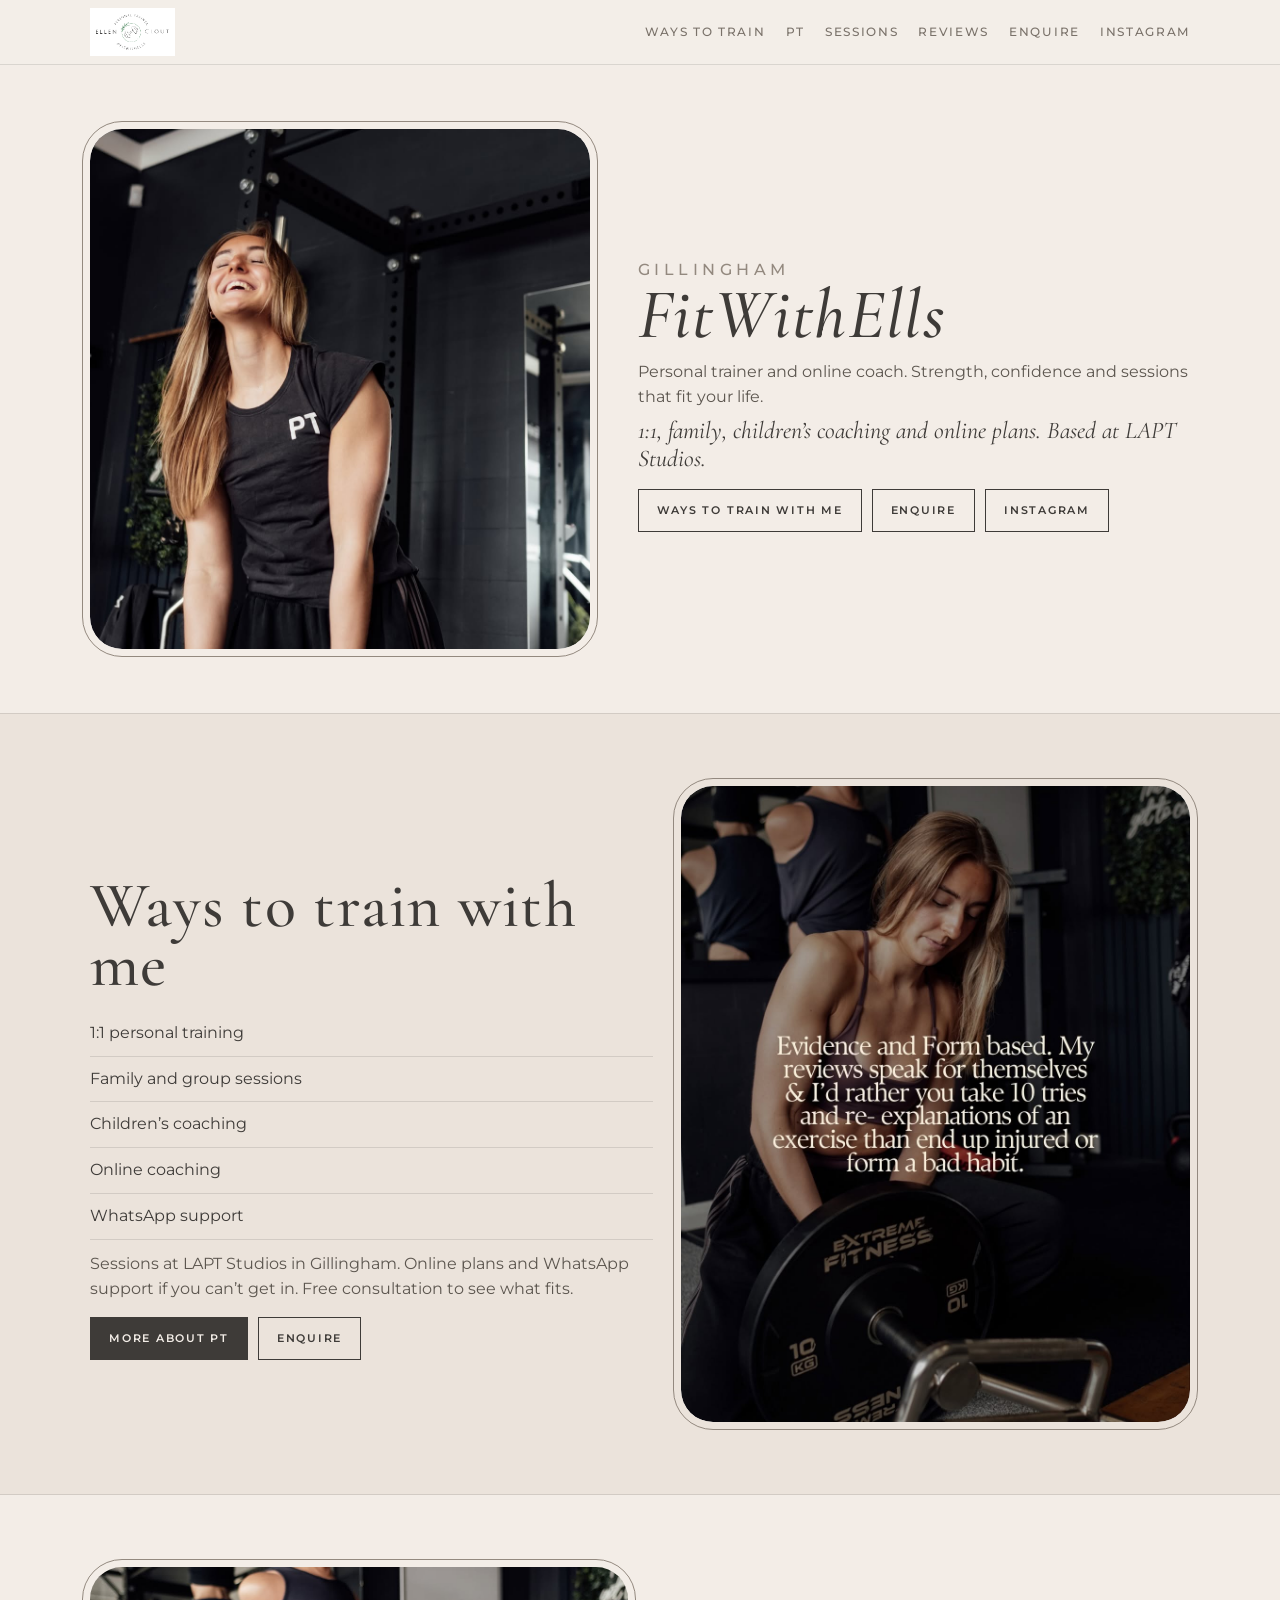
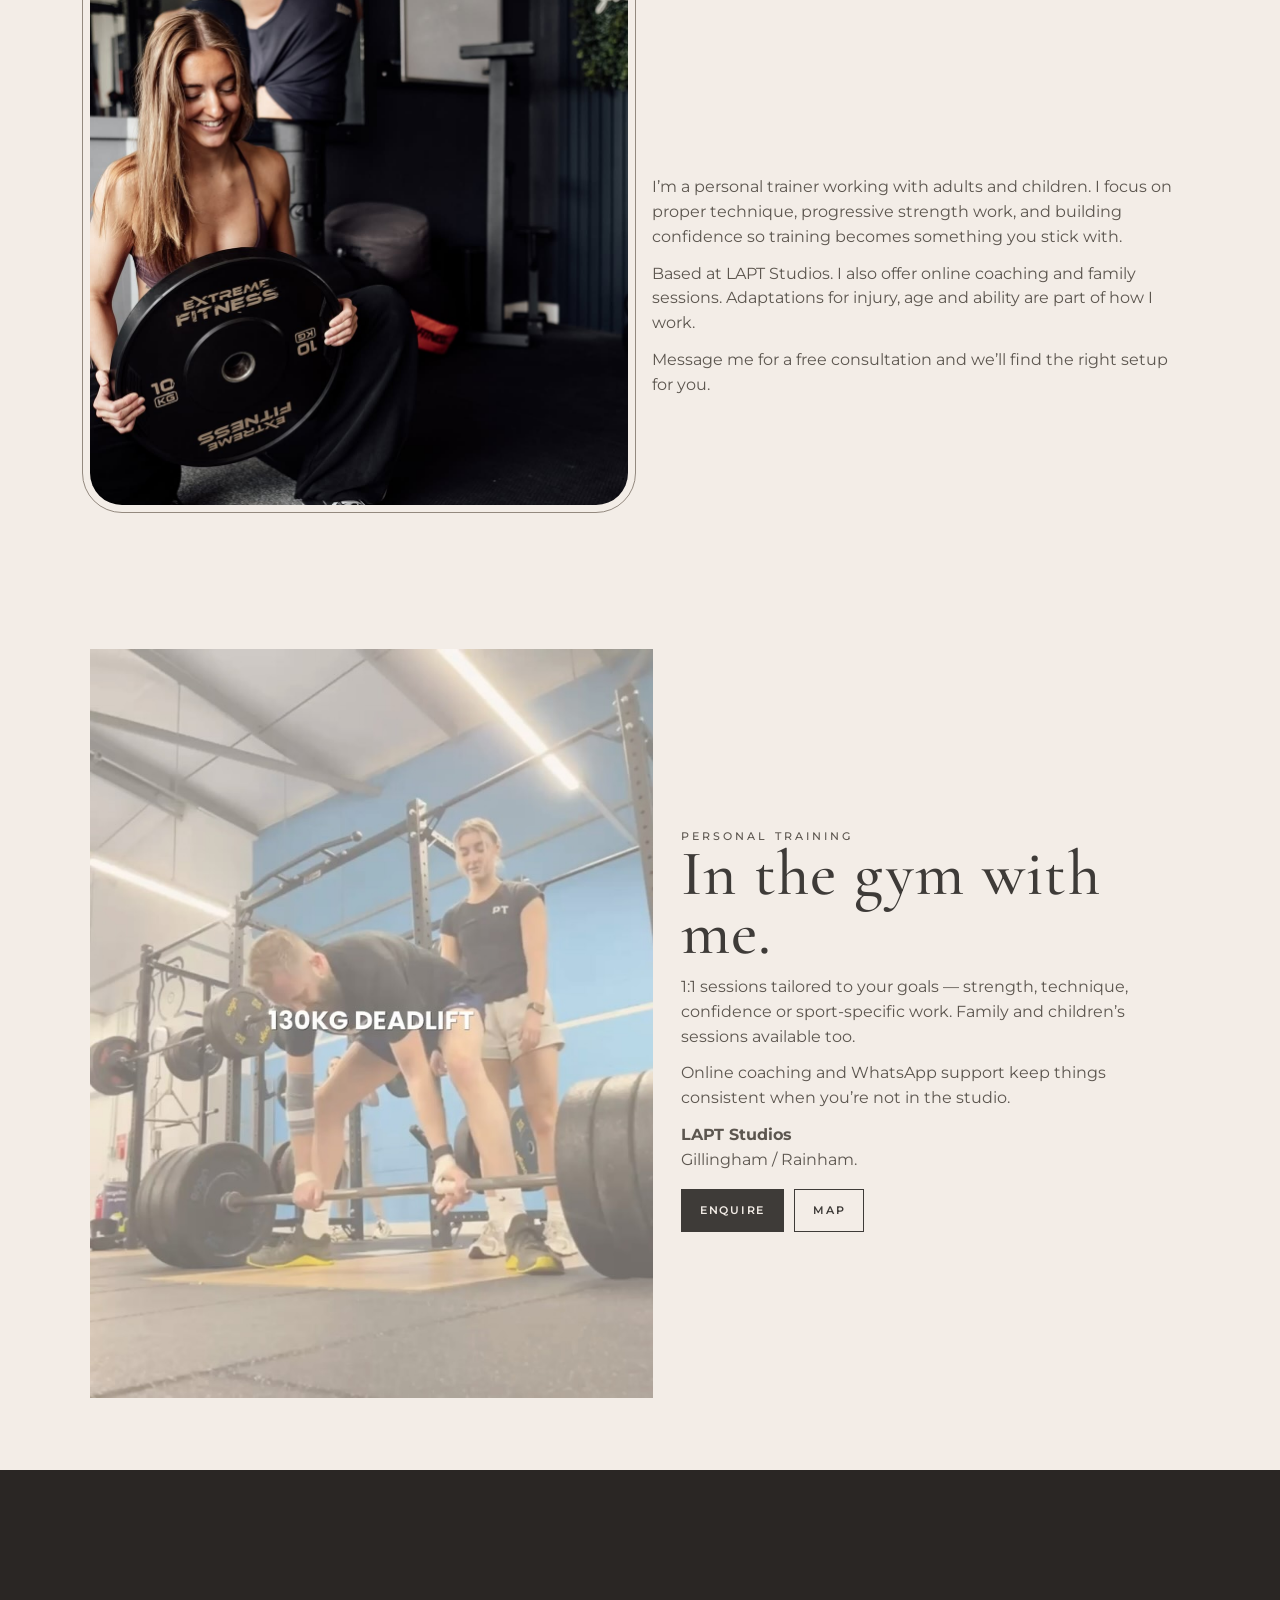
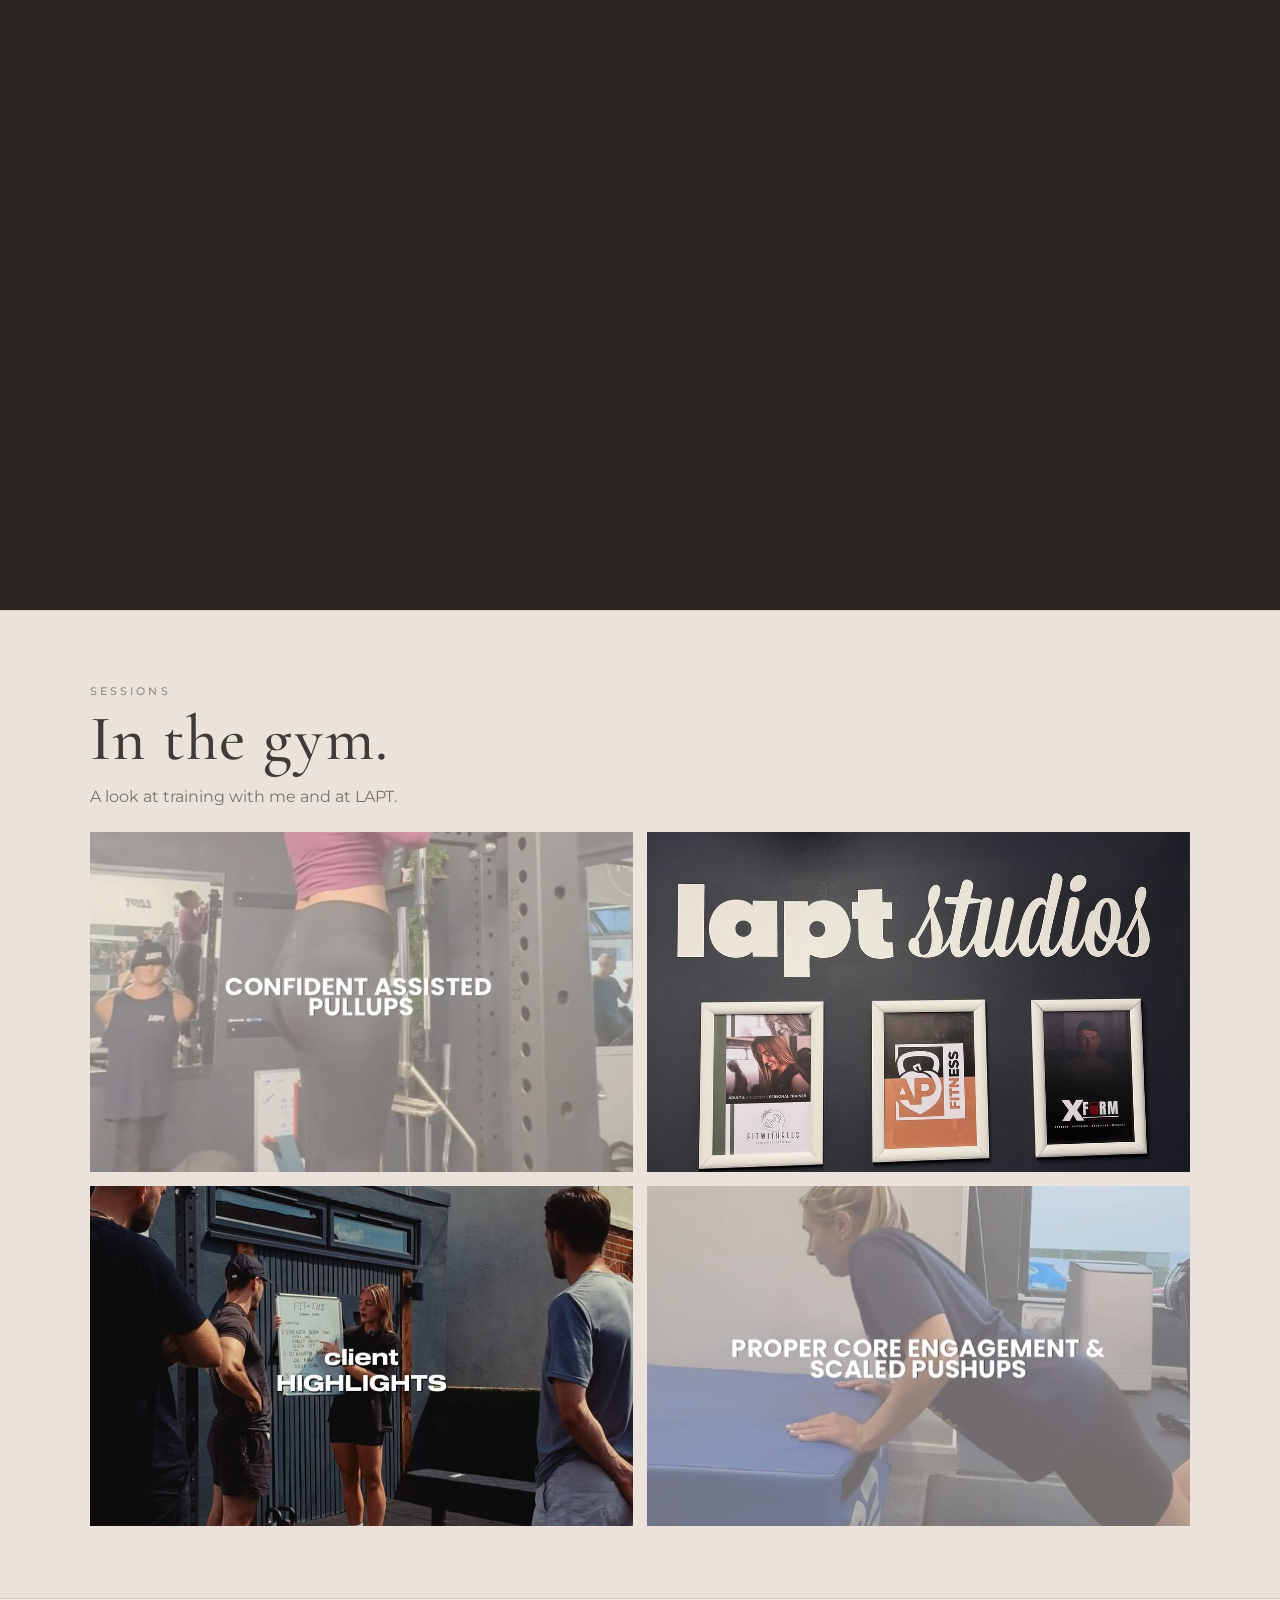
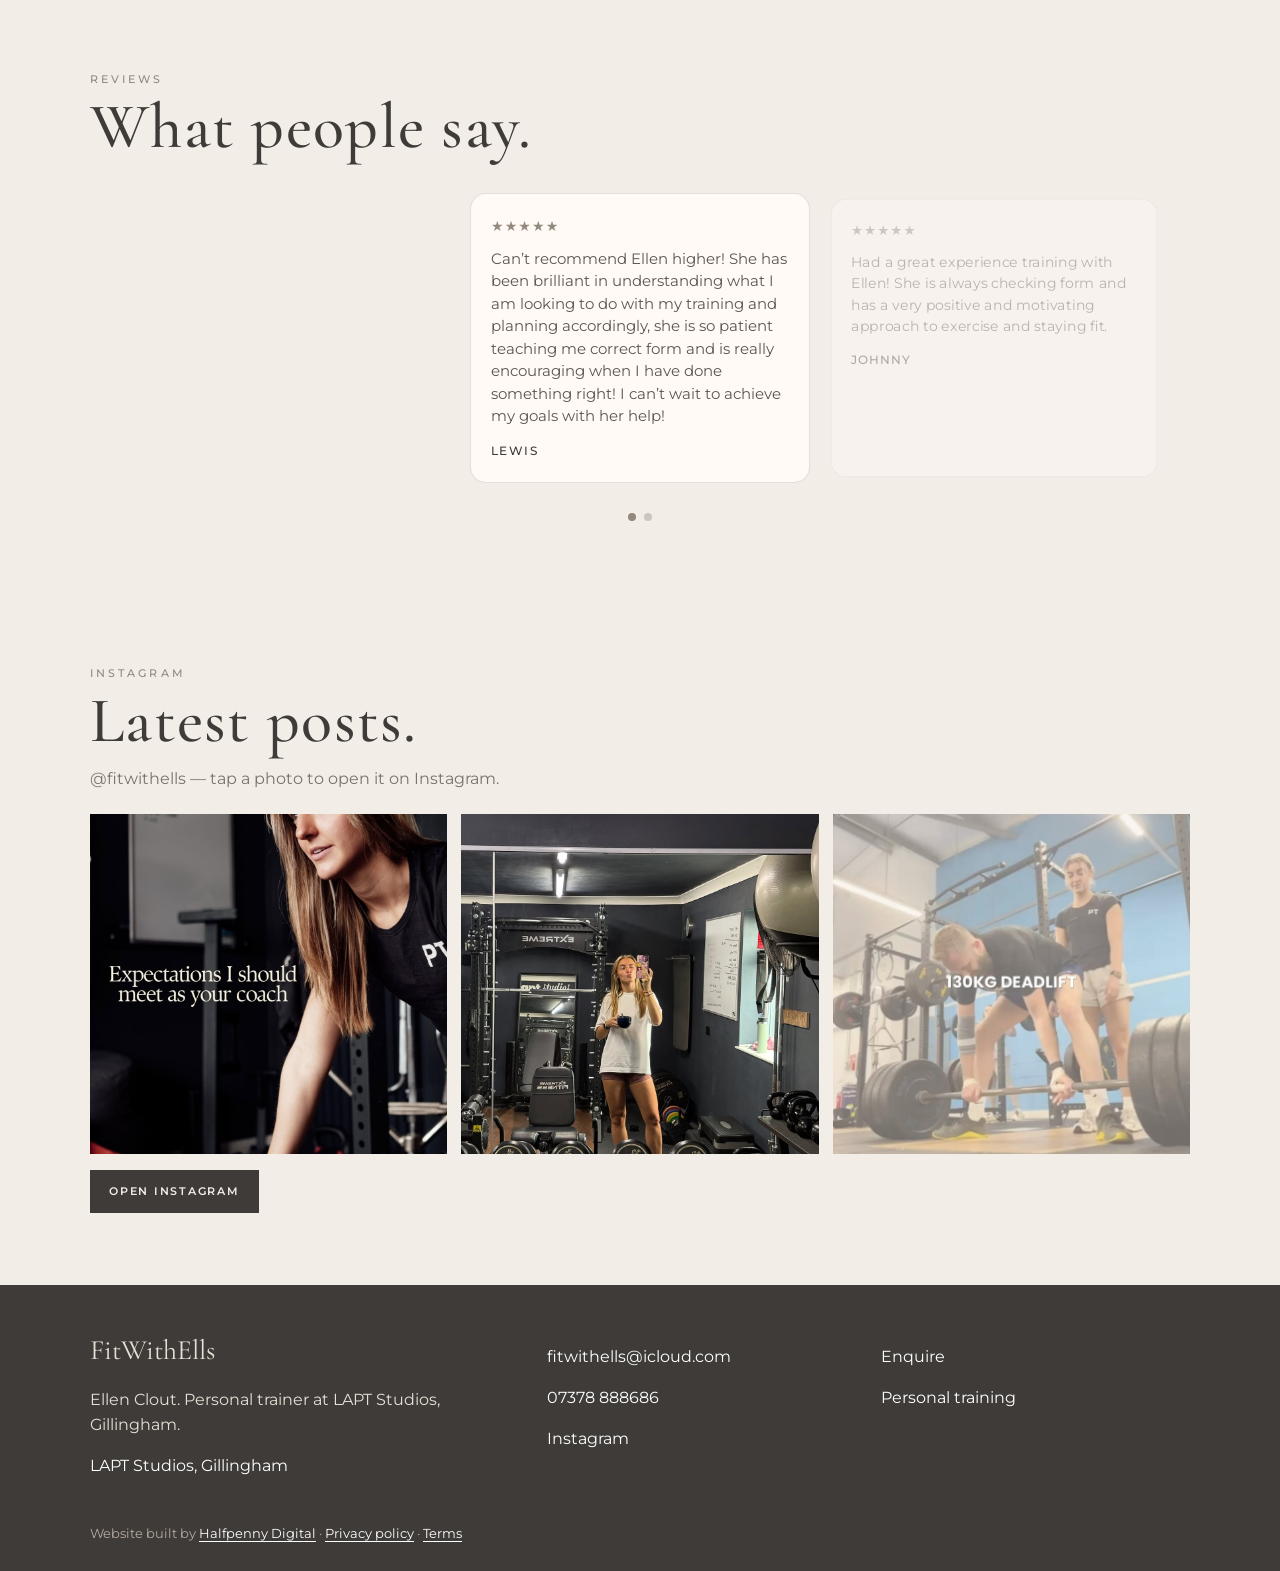
<file: index.html>
<!DOCTYPE html>
<html lang="en">
<head>
  <meta charset="utf-8" />
  <meta name="viewport" content="width=device-width, initial-scale=1" />
  <title>Ellen Clout — FitWithElls, Personal Trainer, Gillingham</title>
  <meta name="description" content="Personal training, online coaching, family and children’s sessions with Ellen Clout at LAPT Studios, Gillingham." />
  <link rel="preconnect" href="https://fonts.googleapis.com" />
  <link rel="preconnect" href="https://fonts.gstatic.com" crossorigin />
  <link href="https://fonts.googleapis.com/css2?family=Cormorant+Garamond:ital,wght@0,500;0,600;1,500&family=Montserrat:wght@400;500;600&display=swap" rel="stylesheet" />
  <link rel="stylesheet" href="css/styles.css?v=4" />
  <link rel="stylesheet" href="css/header-fix.css?v=2" />
  <link rel="stylesheet" href="css/scrub-lines.css?v=5" />
  <link rel="stylesheet" href="css/enquire.css?v=2" />
  <link rel="stylesheet" href="css/mobile-panels.css?v=47" />
  <link rel="stylesheet" href="css/reviews.css?v=4" />
</head>
<body>
  <div id="site-header"></div>

  <section class="hero">
    <div class="wrap hero-split">
      <figure class="hero-photo">
        <img src="photos/hero-02.jpg" alt="Ellen Clout" />
      </figure>
      <div class="hero-copy">
        <p class="kicker hero-in d1">Gillingham</p>
        <h1 class="hero-in d2">FitWithElls</h1>
        <p class="hero-in d3">Personal trainer and online coach. Strength, confidence and sessions that fit your life.</p>
        <p class="hero-in d3 hero-tag">1:1, family, children’s coaching and online plans. Based at LAPT Studios.</p>
        <div class="btn-row hero-in d4">
          <a class="btn ghost" href="#work">Ways to train with me</a>
          <a class="btn ghost" data-enquire href="enquire.html">Enquire</a>
          <a class="btn ghost" href="https://www.instagram.com/fitwithells/" target="_blank" rel="noreferrer">Instagram</a>
        </div>
      </div>
    </div>
  </section>

  <section class="section alt" id="work">
    <div class="wrap split">
      <div class="copy">
        <p class="kicker reveal">How I work</p>
        <h2 class="reveal">Ways to train with me</h2>
        <ul class="include-list" data-stagger>
          <li>1:1 personal training</li>
          <li>Family and group sessions</li>
          <li>Children’s coaching</li>
          <li>Online coaching</li>
          <li>WhatsApp support</li>
        </ul>
        <p class="reveal">Sessions at LAPT Studios in Gillingham. Online plans and WhatsApp support if you can’t get in. Free consultation to see what fits.</p>
        <div class="btn-row reveal">
          <a class="btn" href="#pt">More about PT</a>
          <a class="btn ghost" data-enquire href="enquire.html">Enquire</a>
        </div>
      </div>
      <figure class="photo-frame reveal">
        <img src="photos/training-01.jpg" alt="Ellen training" />
      </figure>
    </div>
  </section>

  <section class="section" id="about">
    <div class="wrap about-grid">
      <div>
        <p class="kicker reveal">About me</p>
        <h2 class="reveal">I’m Ellen.</h2>
        <p class="reveal">I’m a personal trainer working with adults and children. I focus on proper technique, progressive strength work, and building confidence so training becomes something you stick with.</p>
        <p class="reveal about-more">Based at LAPT Studios. I also offer online coaching and family sessions. Adaptations for injury, age and ability are part of how I work.</p>
        <p class="reveal">Message me for a free consultation and we’ll find the right setup for you.</p>
      </div>
      <figure class="about-photo reveal">
        <img src="photos/about-me-03.jpg" alt="Ellen Clout" />
      </figure>
    </div>
  </section>

  <section class="section" id="pt">
    <div class="wrap split">
      <figure class="photo-frame reveal">
        <img src="photos/action-01.jpg" alt="Ellen with clients" />
      </figure>
      <div class="copy">
        <p class="kicker reveal">Personal training</p>
        <h2 class="reveal">In the gym with me.</h2>
        <p class="reveal">1:1 sessions tailored to your goals — strength, technique, confidence or sport-specific work. Family and children’s sessions available too.</p>
        <p class="reveal">Online coaching and WhatsApp support keep things consistent when you’re not in the studio.</p>
        <p class="reveal"><strong>LAPT Studios</strong><br />Gillingham / Rainham.</p>
        <div class="btn-row reveal">
          <a class="btn" data-enquire href="enquire.html">Enquire</a>
          <a class="btn ghost" href="https://maps.google.com/?q=LAPT+Studios+Gillingham" target="_blank" rel="noreferrer">Map</a>
        </div>
      </div>
    </div>
  </section>

  <section class="scrub" id="scrub">
    <div class="scrub-sticky">
      <video
        class="scrub-video"
        src="videos/training-session.mp4"
        muted
        loop
        playsinline
        webkit-playsinline
        preload="auto"
      ></video>
      <div class="scrub-shade"></div>
      <div class="scrub-copy">
        <h2>
          <span class="scrub-line">TRAIN</span>
          <span class="scrub-line">WITH</span>
          <span class="scrub-line">INTENT</span>
        </h2>
      </div>
      <div class="scrub-copy right">
        <h2>
          <span class="scrub-line">TRAIN</span>
          <span class="scrub-line">WITH</span>
          <span class="scrub-line">INTENT</span>
        </h2>
      </div>
    </div>
  </section>

  <section class="section alt" id="studio">
    <div class="wrap">
      <p class="kicker reveal">Sessions</p>
      <h2 class="reveal">In the gym.</h2>
      <p class="lede reveal">A look at training with me and at LAPT.</p>
      <div class="results" data-stagger>
        <figure><img src="photos/action-02.jpg" alt="Training" /></figure>
        <figure><img src="photos/gym-01.jpg" alt="Studio" /></figure>
        <figure><img src="photos/training-02.jpg" alt="Session" /></figure>
        <figure><img src="photos/action-03.jpg" alt="Coaching" /></figure>
      </div>
    </div>
  </section>

  <section class="section" id="reviews">
    <div class="wrap">
      <p class="kicker reveal">Reviews</p>
      <h2 class="reveal">What people say.</h2>
      <div class="quote-scroller" id="quote-scroller">
        <div class="quotes" id="quotes">
          <figure class="quote is-active">
            <p class="stars" aria-label="5 stars">★★★★★</p>
            <blockquote>Can’t recommend Ellen higher! She has been brilliant in understanding what I am looking to do with my training and planning accordingly, she is so patient teaching me correct form and is really encouraging when I have done something right! I can’t wait to achieve my goals with her help!</blockquote>
            <figcaption>Lewis</figcaption>
          </figure>
          <figure class="quote">
            <p class="stars" aria-label="5 stars">★★★★★</p>
            <blockquote>Had a great experience training with Ellen! She is always checking form and has a very positive and motivating approach to exercise and staying fit.</blockquote>
            <figcaption>Johnny</figcaption>
          </figure>
        </div>
      </div>
      <div class="quote-dots" id="quote-dots"></div>
    </div>
  </section>

  <section class="section" id="social">
    <div class="wrap">
      <p class="kicker reveal">Instagram</p>
      <h2 class="reveal">Latest posts.</h2>
      <p class="lede reveal">@fitwithells — tap a photo to open it on Instagram.</p>
      <div class="results ig-grid" data-stagger>
        <figure>
          <a href="https://www.instagram.com/fitwithells/" target="_blank" rel="noreferrer">
            <img src="photos/hero-01.jpg" alt="Instagram" />
          </a>
        </figure>
        <figure>
          <a href="https://www.instagram.com/fitwithells/" target="_blank" rel="noreferrer">
            <img src="photos/lifestyle-01.jpg" alt="Instagram" />
          </a>
        </figure>
        <figure>
          <a href="https://www.instagram.com/fitwithells/" target="_blank" rel="noreferrer">
            <img src="photos/action-01.jpg" alt="Instagram" />
          </a>
        </figure>
      </div>
      <div class="btn-row reveal">
        <a class="btn" href="https://www.instagram.com/fitwithells/" target="_blank" rel="noreferrer">Open Instagram</a>
      </div>
    </div>
  </section>

  <div id="site-footer"></div>
  <script src="js/site.js?v=2"></script>
</body>
</html>
</file>
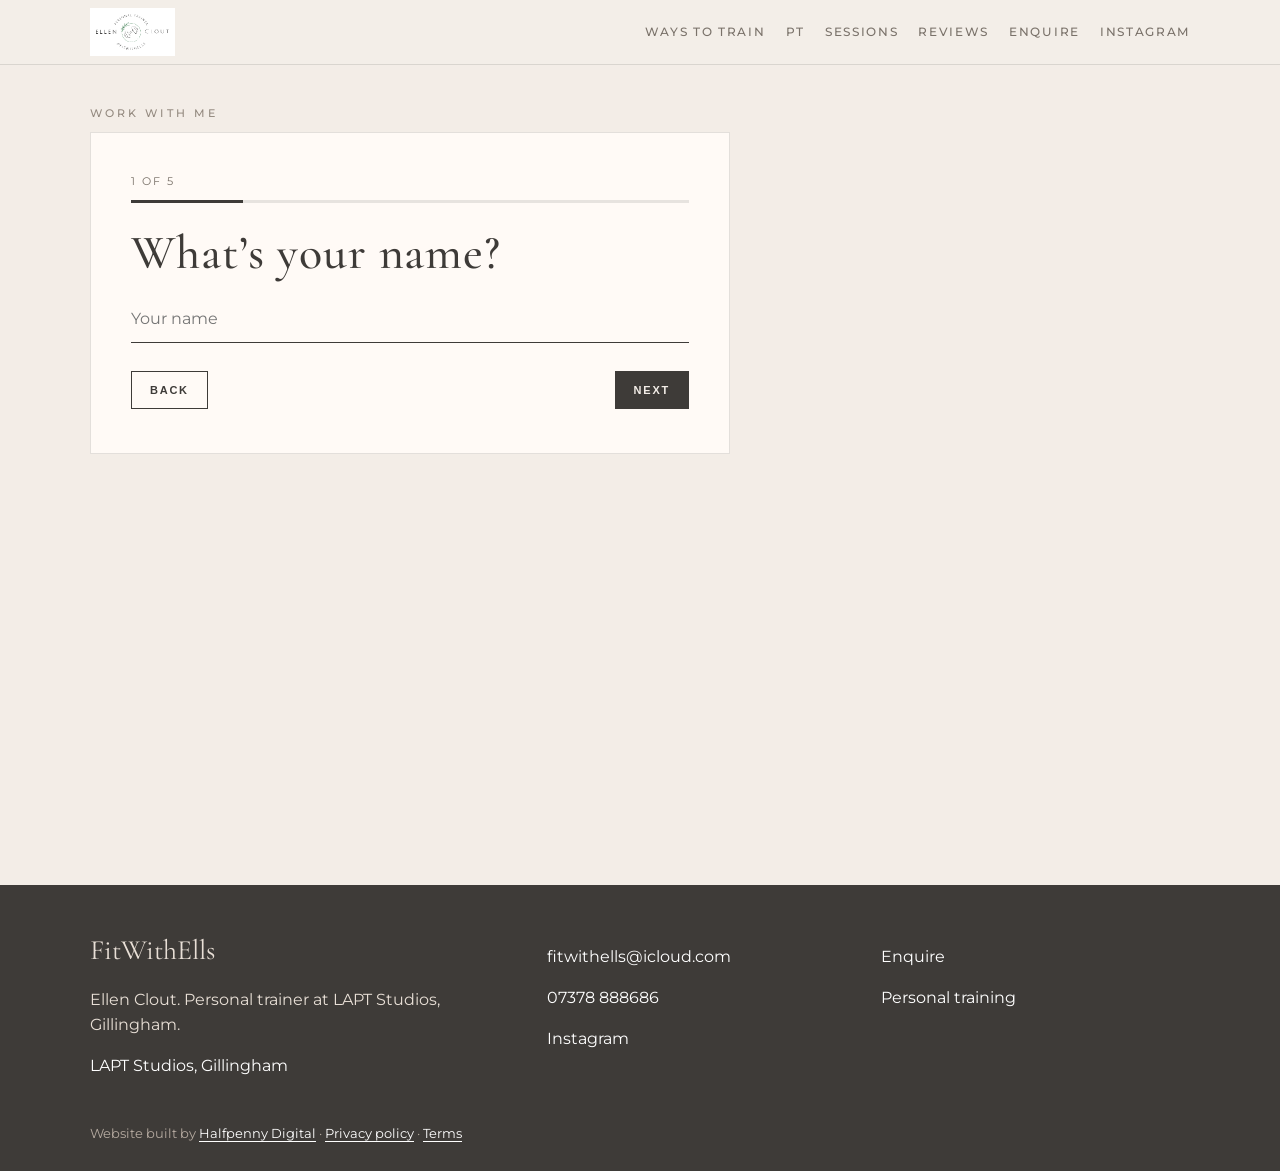
<file: enquire.html>
<!DOCTYPE html>
<html lang="en">
<head>
  <meta charset="utf-8" />
  <meta name="viewport" content="width=device-width, initial-scale=1" />
  <title>Enquire — Jade Ellie Fitness</title>
  <meta name="description" content="Tell Jade what you want to work on." />
  <link rel="preconnect" href="https://fonts.googleapis.com" />
  <link rel="preconnect" href="https://fonts.gstatic.com" crossorigin />
  <link href="https://fonts.googleapis.com/css2?family=Cormorant+Garamond:ital,wght@0,500;0,600;1,500&family=Montserrat:wght@400;500;600&display=swap" rel="stylesheet" />
  <link rel="stylesheet" href="css/styles.css?v=2" />
  <link rel="stylesheet" href="css/header-fix.css?v=2" />
  <link rel="stylesheet" href="css/enquire.css?v=3" />
</head>
<body>
  <div id="site-header"></div>

  <section class="section enquire" id="enquire">
    <div class="wrap">
      <p class="kicker">Work with me</p>
      <div class="enquire-card" data-enquire-form>
        <div class="enquire-top">
          <p class="enquire-count" data-count>1 of 10</p>
        </div>
        <div class="enquire-bar"><span data-bar></span></div>
        <div data-body></div>
        <p class="enquire-error" data-error></p>
      </div>
    </div>
  </section>

  <div id="site-footer"></div>
  <script src="js/site.js?v=12"></script>
  <script src="js/enquire.js?v=4"></script>
</body>
</html>
</file>
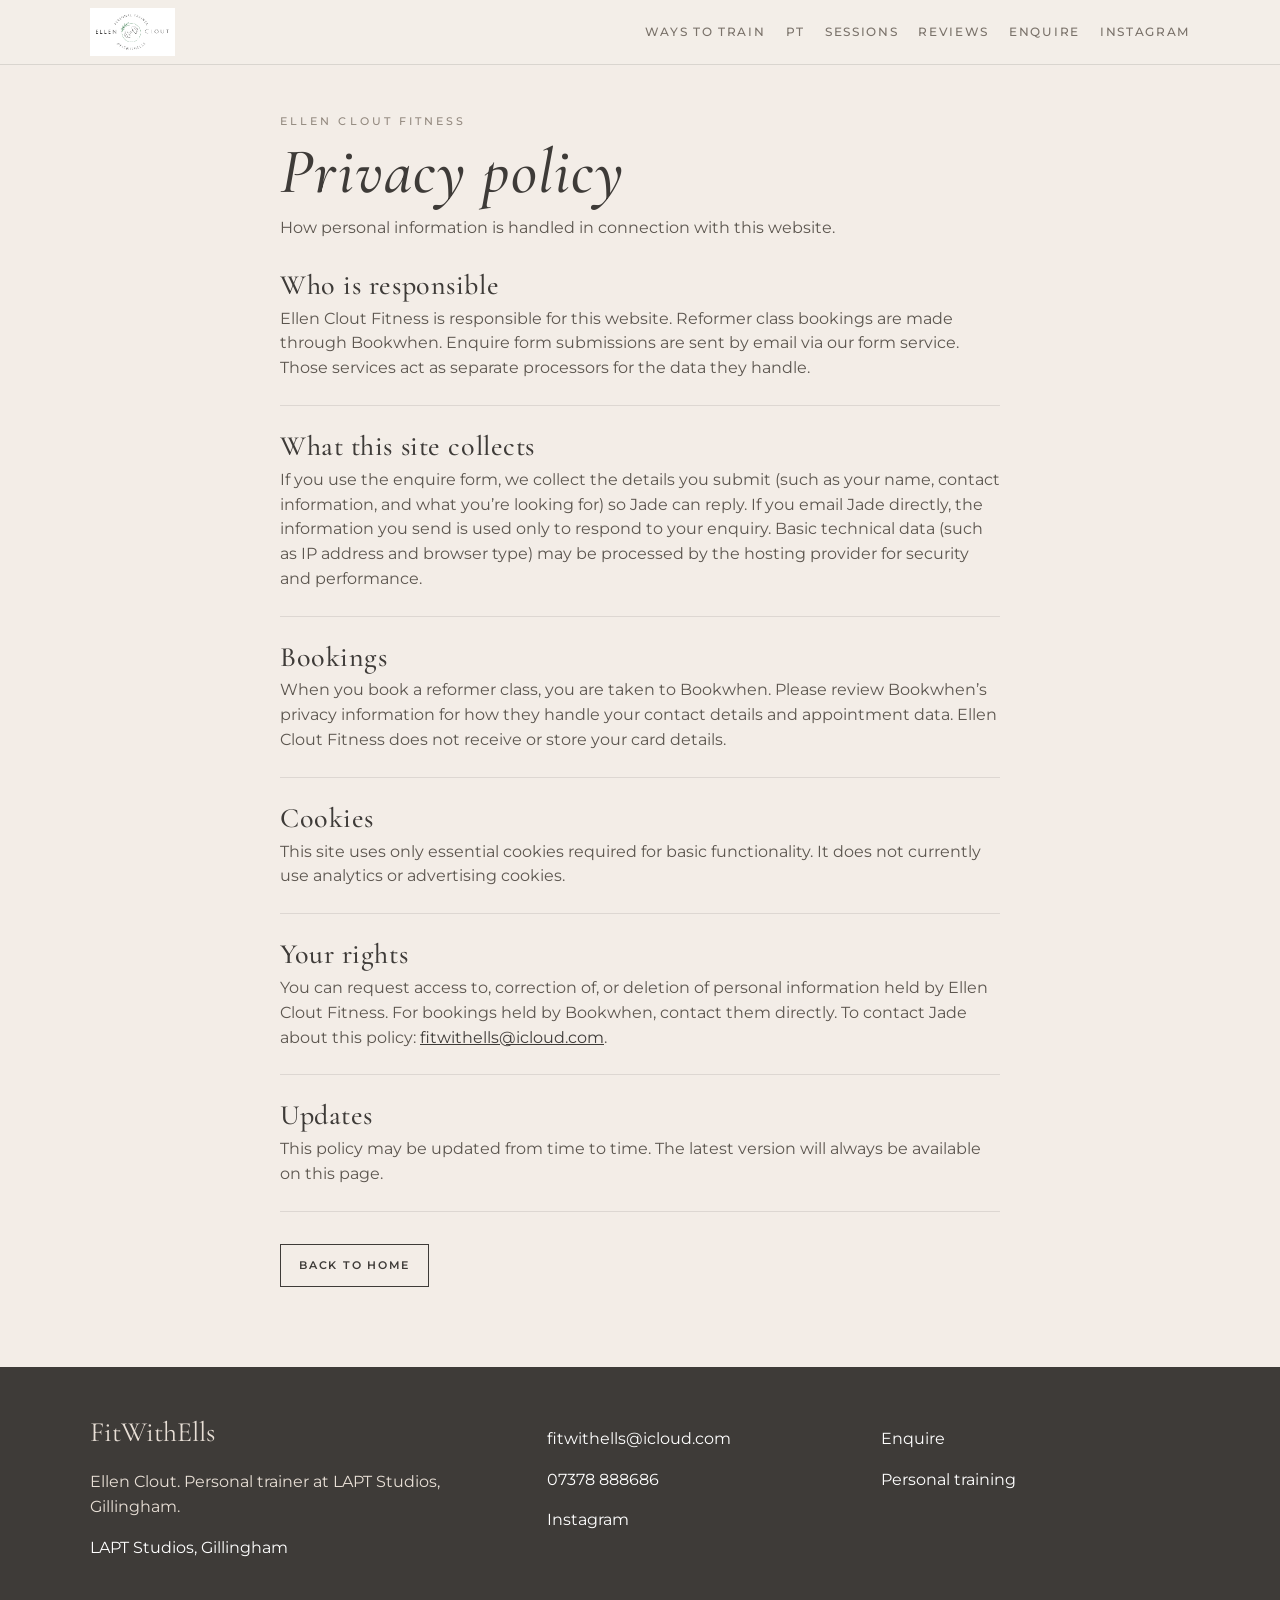
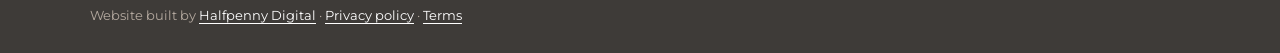
<file: privacy.html>
<!DOCTYPE html>
<html lang="en">
<head>
  <meta charset="utf-8" />
  <meta name="viewport" content="width=device-width, initial-scale=1" />
  <title>Privacy policy — Ellen Clout Fitness</title>
  <meta name="description" content="Privacy policy for Ellen Clout Fitness." />
  <link rel="preconnect" href="https://fonts.googleapis.com" />
  <link rel="preconnect" href="https://fonts.gstatic.com" crossorigin />
  <link href="https://fonts.googleapis.com/css2?family=Cormorant+Garamond:ital,wght@0,500;0,600;1,500&family=Montserrat:wght@400;500;600&display=swap" rel="stylesheet" />
  <link rel="stylesheet" href="css/styles.css?v=4" />
  <link rel="stylesheet" href="css/header-fix.css?v=2" />
  <link rel="stylesheet" href="css/enquire.css?v=2" />
  <link rel="stylesheet" href="css/mobile-panels.css?v=43" />
  <style>
    .page { padding: 48px 0 80px; }
    .page-wrap { max-width: 720px; }
    .page h1 {
      margin: 0 0 12px;
      font-family: "Cormorant Garamond", Georgia, serif;
      font-weight: 500;
      font-size: clamp(40px, 8vw, 64px);
      line-height: 1;
      color: #3e3b38;
    }
    .page .lede { margin: 0 0 32px; max-width: 40em; color: #5c564f; }
    .policy {
      margin: 0 0 28px;
      padding: 0 0 24px;
      border-bottom: 1px solid rgba(62, 59, 56, 0.12);
    }
    .policy h2 {
      margin: 0 0 8px;
      font-family: "Cormorant Garamond", Georgia, serif;
      font-size: clamp(22px, 4vw, 28px);
      font-weight: 500;
      color: #3e3b38;
    }
    .policy p { margin: 0; color: #5c564f; }
    .policy a { color: #3e3b38; }
  </style>
</head>
<body>
  <div id="site-header"></div>
  <main class="page">
    <div class="wrap page-wrap">
      <p class="kicker">Ellen Clout Fitness</p>
      <h1>Privacy policy</h1>
      <p class="lede">How personal information is handled in connection with this website.</p>

      <article class="policy">
        <h2>Who is responsible</h2>
        <p>Ellen Clout Fitness is responsible for this website. Reformer class bookings are made through Bookwhen. Enquire form submissions are sent by email via our form service. Those services act as separate processors for the data they handle.</p>
      </article>

      <article class="policy">
        <h2>What this site collects</h2>
        <p>If you use the enquire form, we collect the details you submit (such as your name, contact information, and what you’re looking for) so Jade can reply. If you email Jade directly, the information you send is used only to respond to your enquiry. Basic technical data (such as IP address and browser type) may be processed by the hosting provider for security and performance.</p>
      </article>

      <article class="policy">
        <h2>Bookings</h2>
        <p>When you book a reformer class, you are taken to Bookwhen. Please review Bookwhen’s privacy information for how they handle your contact details and appointment data. Ellen Clout Fitness does not receive or store your card details.</p>
      </article>

      <article class="policy">
        <h2>Cookies</h2>
        <p>This site uses only essential cookies required for basic functionality. It does not currently use analytics or advertising cookies.</p>
      </article>

      <article class="policy">
        <h2>Your rights</h2>
        <p>You can request access to, correction of, or deletion of personal information held by Ellen Clout Fitness. For bookings held by Bookwhen, contact them directly. To contact Jade about this policy: <a href="mailto:fitwithells@icloud.com">fitwithells@icloud.com</a>.</p>
      </article>

      <article class="policy">
        <h2>Updates</h2>
        <p>This policy may be updated from time to time. The latest version will always be available on this page.</p>
      </article>

      <div class="btn-row" style="margin-top:32px">
        <a class="btn ghost" href="index.html">Back to home</a>
      </div>
    </div>
  </main>
  <div id="site-footer"></div>
  <script src="js/site.js?v=15"></script>
</body>
</html>
</file>
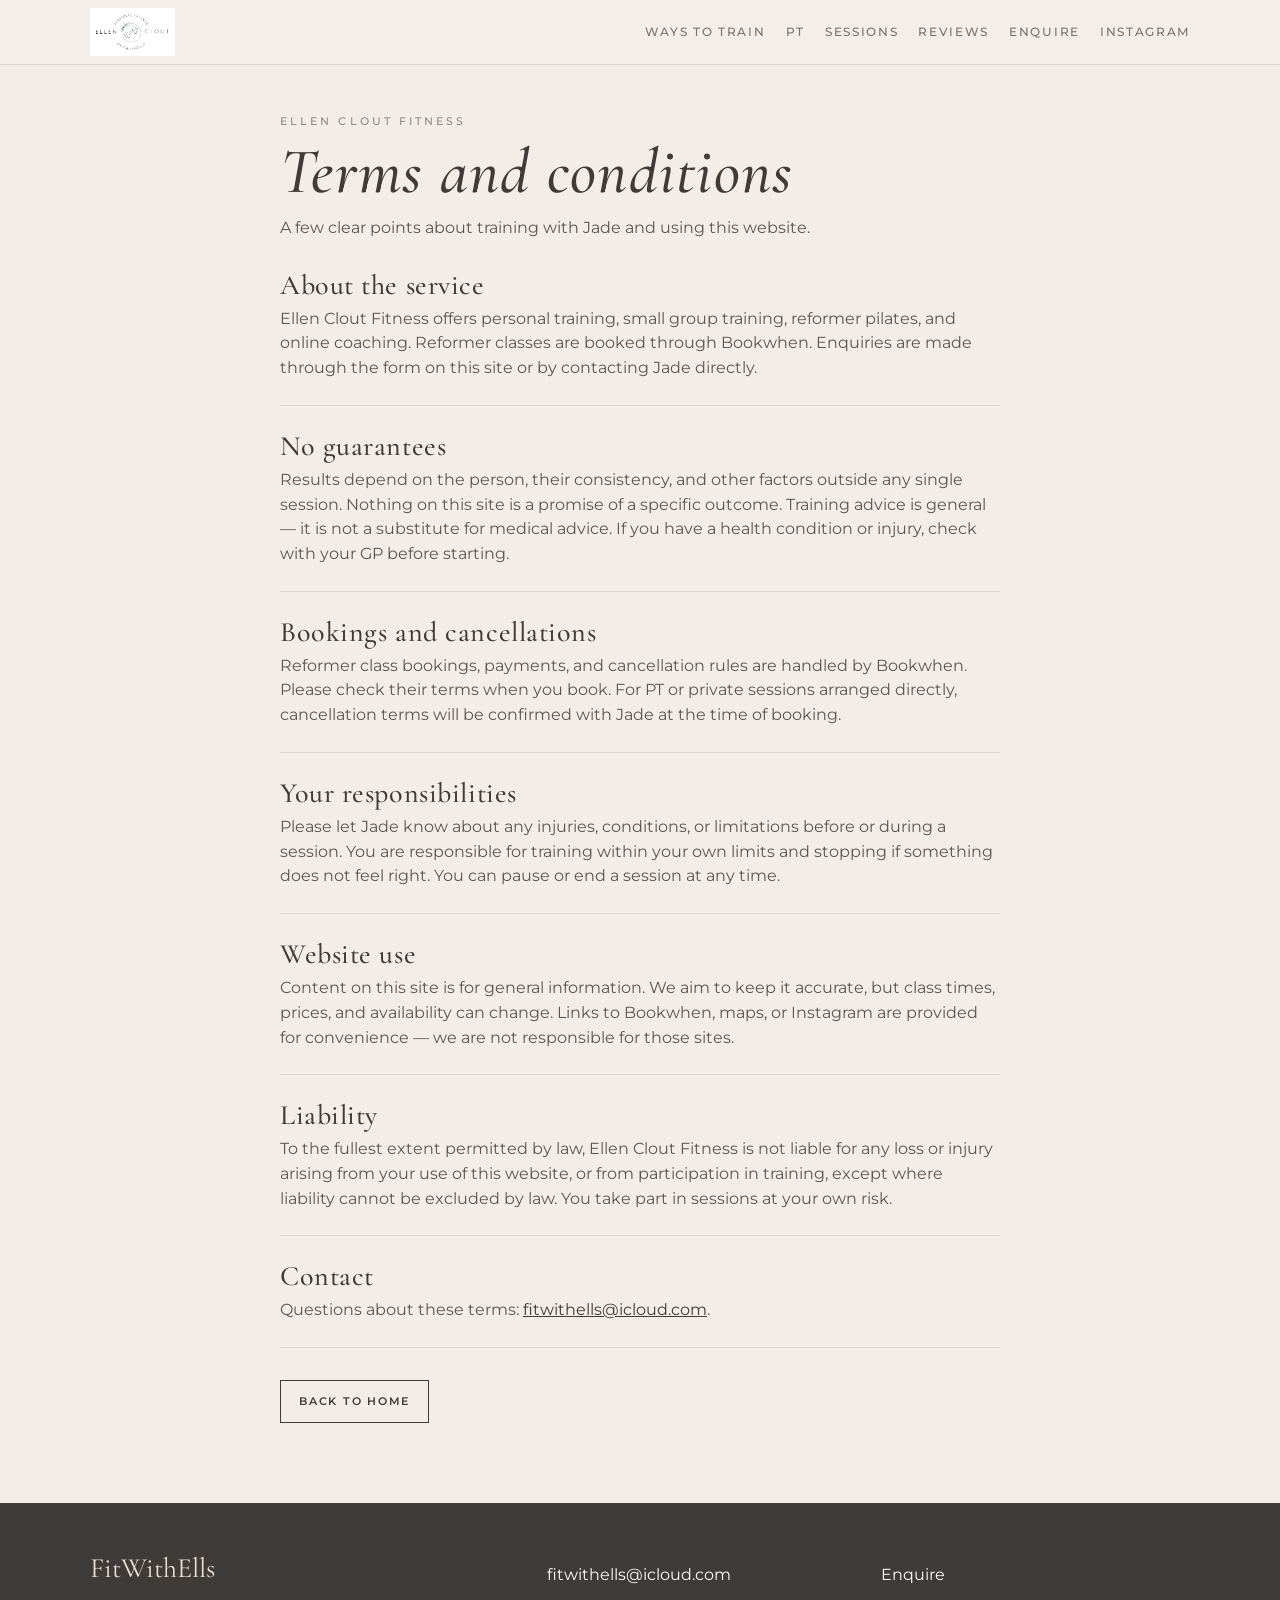
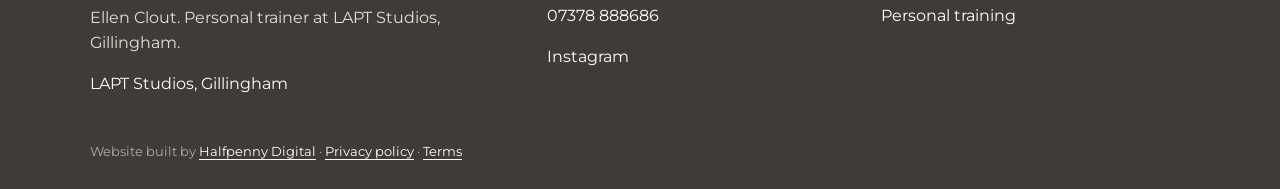
<file: terms.html>
<!DOCTYPE html>
<html lang="en">
<head>
  <meta charset="utf-8" />
  <meta name="viewport" content="width=device-width, initial-scale=1" />
  <title>Terms — Ellen Clout Fitness</title>
  <meta name="description" content="Terms and conditions for Ellen Clout Fitness." />
  <link rel="preconnect" href="https://fonts.googleapis.com" />
  <link rel="preconnect" href="https://fonts.gstatic.com" crossorigin />
  <link href="https://fonts.googleapis.com/css2?family=Cormorant+Garamond:ital,wght@0,500;0,600;1,500&family=Montserrat:wght@400;500;600&display=swap" rel="stylesheet" />
  <link rel="stylesheet" href="css/styles.css?v=4" />
  <link rel="stylesheet" href="css/header-fix.css?v=2" />
  <link rel="stylesheet" href="css/enquire.css?v=2" />
  <link rel="stylesheet" href="css/mobile-panels.css?v=43" />
  <style>
    .page { padding: 48px 0 80px; }
    .page-wrap { max-width: 720px; }
    .page h1 {
      margin: 0 0 12px;
      font-family: "Cormorant Garamond", Georgia, serif;
      font-weight: 500;
      font-size: clamp(40px, 8vw, 64px);
      line-height: 1;
      color: #3e3b38;
    }
    .page .lede { margin: 0 0 32px; max-width: 40em; color: #5c564f; }
    .policy {
      margin: 0 0 28px;
      padding: 0 0 24px;
      border-bottom: 1px solid rgba(62, 59, 56, 0.12);
    }
    .policy h2 {
      margin: 0 0 8px;
      font-family: "Cormorant Garamond", Georgia, serif;
      font-size: clamp(22px, 4vw, 28px);
      font-weight: 500;
      color: #3e3b38;
    }
    .policy p { margin: 0; color: #5c564f; }
    .policy a { color: #3e3b38; }
  </style>
</head>
<body>
  <div id="site-header"></div>
  <main class="page">
    <div class="wrap page-wrap">
      <p class="kicker">Ellen Clout Fitness</p>
      <h1>Terms and conditions</h1>
      <p class="lede">A few clear points about training with Jade and using this website.</p>

      <article class="policy">
        <h2>About the service</h2>
        <p>Ellen Clout Fitness offers personal training, small group training, reformer pilates, and online coaching. Reformer classes are booked through Bookwhen. Enquiries are made through the form on this site or by contacting Jade directly.</p>
      </article>

      <article class="policy">
        <h2>No guarantees</h2>
        <p>Results depend on the person, their consistency, and other factors outside any single session. Nothing on this site is a promise of a specific outcome. Training advice is general — it is not a substitute for medical advice. If you have a health condition or injury, check with your GP before starting.</p>
      </article>

      <article class="policy">
        <h2>Bookings and cancellations</h2>
        <p>Reformer class bookings, payments, and cancellation rules are handled by Bookwhen. Please check their terms when you book. For PT or private sessions arranged directly, cancellation terms will be confirmed with Jade at the time of booking.</p>
      </article>

      <article class="policy">
        <h2>Your responsibilities</h2>
        <p>Please let Jade know about any injuries, conditions, or limitations before or during a session. You are responsible for training within your own limits and stopping if something does not feel right. You can pause or end a session at any time.</p>
      </article>

      <article class="policy">
        <h2>Website use</h2>
        <p>Content on this site is for general information. We aim to keep it accurate, but class times, prices, and availability can change. Links to Bookwhen, maps, or Instagram are provided for convenience — we are not responsible for those sites.</p>
      </article>

      <article class="policy">
        <h2>Liability</h2>
        <p>To the fullest extent permitted by law, Ellen Clout Fitness is not liable for any loss or injury arising from your use of this website, or from participation in training, except where liability cannot be excluded by law. You take part in sessions at your own risk.</p>
      </article>

      <article class="policy">
        <h2>Contact</h2>
        <p>Questions about these terms: <a href="mailto:fitwithells@icloud.com">fitwithells@icloud.com</a>.</p>
      </article>

      <div class="btn-row" style="margin-top:32px">
        <a class="btn ghost" href="index.html">Back to home</a>
      </div>
    </div>
  </main>
  <div id="site-footer"></div>
  <script src="js/site.js?v=15"></script>
</body>
</html>
</file>
<file: css/styles.css>
:root {
  --bg: #f3ede7;
  --bg-2: #ebe3db;
  --ink: #3e3b38;
  --muted: #7a726a;
  --blush: #f4b6c8;
  --taupe: #93897f;
  --line: rgba(62,59,56,0.14);
  --card: #fffaf6;
}
* { box-sizing: border-box; }
html { scroll-behavior: smooth; }
body {
  margin: 0;
  font-family: "Montserrat", system-ui, sans-serif;
  color: var(--ink);
  background: var(--bg);
  line-height: 1.55;
}
img { max-width: 100%; display: block; }
a { color: inherit; }
h1, h2, h3 {
  font-family: "Cormorant Garamond", Georgia, serif;
  font-weight: 500;
  letter-spacing: 0.02em;
  line-height: 0.92;
  margin: 0;
}
.preview-banner {
  background: #3e3b38;
  color: #d8cfc6;
  font-size: 11px;
  letter-spacing: 0.12em;
  text-transform: uppercase;
  text-align: center;
  padding: 8px 12px;
}
.preview-banner a { color: #fff; text-underline-offset: 3px; }
.wrap { width: min(1100px, calc(100% - 32px)); margin: 0 auto; }
.narrow { max-width: 640px; }
#site-header { position: sticky; top: 0; z-index: 50; }
.site-header {
  background: rgba(243,237,231,0.94);
  border-bottom: 1px solid var(--line);
  backdrop-filter: blur(12px);
}
.header-inner {
  display: flex;
  align-items: center;
  justify-content: space-between;
  gap: 16px;
  padding: 8px 0;
}
.brand img {
  height: 42px;
  width: auto;
  object-fit: contain;
}
.desk-nav { display: none; flex-wrap: wrap; gap: 8px 20px; }
.desk-nav a {
  text-decoration: none;
  font-size: 12px;
  letter-spacing: 0.14em;
  text-transform: uppercase;
  color: var(--muted);
  font-weight: 500;
}
.desk-nav a:hover, .desk-nav a.active { color: var(--ink); }
.menu-btn {
  width: 44px; height: 44px;
  border: 1px solid var(--ink);
  background: transparent;
  display: inline-flex;
  flex-direction: column;
  align-items: center;
  justify-content: center;
  gap: 5px;
  cursor: pointer;
}
.menu-btn { position: relative; z-index: 70; }
.menu-btn span { display: block; width: 16px; height: 2px; background: var(--ink); transition: transform 0.2s ease, opacity 0.2s ease; }
.menu-open .menu-btn span:nth-child(1) { transform: translateY(7px) rotate(45deg); }
.menu-open .menu-btn span:nth-child(2) { opacity: 0; }
.menu-open .menu-btn span:nth-child(3) { transform: translateY(-7px) rotate(-45deg); }
.mobile-nav {
  position: fixed; inset: 0; z-index: 40;
  background: var(--bg);
  padding: 128px 24px 40px;
}
.site-header { position: relative; z-index: 60; }
.mobile-nav nav { display: flex; flex-direction: column; gap: 8px; }
.mobile-nav a {
  font-family: "Cormorant Garamond", Georgia, serif;
  font-size: 42px;
  text-decoration: none;
  line-height: 1.05;
}
.mobile-cta {
  display: none;
  position: fixed;
  left: 0; right: 0; bottom: 0;
  z-index: 45;
  gap: 8px;
  padding: 10px 12px calc(10px + env(safe-area-inset-bottom));
  background: rgba(243,237,231,0.96);
  border-top: 1px solid var(--line);
}
.mobile-cta .btn { flex: 1; text-align: center; }
.hero {
  position: relative;
  min-height: 58vh;
  display: flex;
  align-items: flex-end;
  overflow: hidden;
  color: #fff;
  background: #2a2624;
}
.hero-img {
  position: absolute;
  inset: 0;
  width: 100%;
  height: 100%;
  object-fit: cover;
  object-position: center 18%;
}
.hero::after {
  content: "";
  position: absolute;
  inset: 0;
  background: linear-gradient(180deg, rgba(42,38,36,0.05) 20%, rgba(42,38,36,0.72) 100%);
}
.hero-copy { position: relative; z-index: 1; padding: 16px 0 28px; }
.hero .kicker { color: var(--blush); }
.hero-in {
  opacity: 0;
  transform: translateY(18px);
  animation: heroIn 0.8s ease forwards;
}
.hero-in.d1 { animation-delay: 0.05s; }
.hero-in.d2 { animation-delay: 0.18s; }
.hero-in.d3 { animation-delay: 0.34s; }
.hero-in.d4 { animation-delay: 0.48s; }
@keyframes heroIn { to { opacity: 1; transform: none; } }
.kicker {
  font-size: 11px;
  letter-spacing: 0.28em;
  text-transform: uppercase;
  font-weight: 500;
  margin: 0 0 10px;
  color: var(--taupe);
}
h1 { font-size: clamp(46px, 11vw, 92px); font-style: italic; }
h2 { font-size: clamp(36px, 7vw, 64px); }
h3 { font-size: 30px; }
.lede { font-size: 16px; color: var(--muted); }
.hero p { max-width: 32em; margin: 12px 0 0; font-size: 15px; color: #f6f0ea; }
.btn-row { display: flex; flex-wrap: wrap; gap: 10px; margin-top: 16px; }
.btn {
  display: inline-block;
  background: var(--ink);
  color: #f3ede7;
  text-decoration: none;
  padding: 12px 18px;
  font-size: 11px;
  font-weight: 600;
  letter-spacing: 0.16em;
  text-transform: uppercase;
  border: 1px solid var(--ink);
}
.btn.ghost {
  background: transparent;
  color: inherit;
  border-color: currentColor;
}
.hero .btn.ghost { color: #fff; border-color: #fff; }
.section { padding: 52px 0; }
.section.alt {
  background: var(--bg-2);
  border-top: 1px solid var(--line);
  border-bottom: 1px solid var(--line);
}
.split { display: grid; gap: 28px; }
.copy p, .about-grid p { margin: 12px 0 0; color: #5c564f; }
.include-list {
  list-style: none;
  margin: 16px 0 0;
  padding: 0;
}
.include-list li {
  padding: 10px 0;
  border-bottom: 1px solid var(--line);
}
.photo-frame {
  margin: 0;
  overflow: hidden;
  background: #ddd;
}
.photo-frame img { width: 100%; height: 100%; object-fit: cover; min-height: 280px; }
.about-grid { display: grid; gap: 24px; }
.about-photo { margin: 0; }
.about-photo img { width: 100%; height: auto; }
.cards { display: grid; gap: 14px; margin-top: 24px; }
.card {
  background: var(--card);
  border: 1px solid var(--line);
  padding: 22px 20px;
}
.card p { margin: 10px 0 16px; color: #5c564f; }
.price {
  font-family: "Cormorant Garamond", Georgia, serif;
  font-size: 28px;
  margin: 0 0 14px !important;
}
.results {
  display: grid;
  grid-template-columns: 1fr;
  gap: 12px;
  margin-top: 22px;
}
.results figure { margin: 0; overflow: hidden; background: #ddd; }
.results img { width: 100%; height: 280px; object-fit: cover; }
.ig-grid a { display: block; }
.reveal {
  opacity: 0;
  transform: translateY(24px);
  transition: opacity 0.7s ease, transform 0.7s ease;
}
.reveal.is-in { opacity: 1; transform: none; }
.scrub { position: relative; height: 260vh; background: #2a2624; }
.scrub-sticky {
  position: sticky;
  top: 0;
  height: 100svh;
  overflow: hidden;
  transform: translateZ(0);
}
.scrub-fallback,
.scrub-video {
  position: absolute;
  inset: 0;
  width: 100%;
  height: 100%;
  object-fit: cover;
}
.scrub-fallback { z-index: 0; }
.scrub-video { z-index: 1; pointer-events: none; }
.scrub-shade {
  position: absolute;
  inset: 0;
  z-index: 2;
  background: linear-gradient(180deg, rgba(42,38,36,0.1) 0%, rgba(42,38,36,0.55) 100%);
}
.scrub-copy {
  position: absolute;
  left: 16px;
  right: 16px;
  bottom: 110px;
  z-index: 3;
  color: #fff;
}
.scrub-copy .kicker { color: var(--blush); }
footer {
  background: #3e3b38;
  color: #e8dfd6;
  padding: 44px 0 96px;
}
.foot-name {
  font-family: "Cormorant Garamond", Georgia, serif;
  font-size: 28px;
  margin: 0 0 8px;
}
.footer-grid { display: grid; gap: 24px; }
footer a { color: #fff; text-decoration: none; }
.credit { margin-top: 28px; font-size: 13px; color: #b5aaa0; }
.credit a { text-decoration: underline; text-underline-offset: 3px; }
@media (min-width: 820px) {
  .desk-nav { display: flex; }
  .menu-btn, .mobile-nav, .mobile-cta { display: none !important; }
  .hero { min-height: 86vh; }
  .hero-copy { padding: 56px 0 64px; }
  .hero p { font-size: 18px; }
  .section { padding: 72px 0; }
  .split { grid-template-columns: 1.05fr 0.95fr; align-items: center; }
  .about-grid { grid-template-columns: 1fr 1fr; align-items: center; }
  .cards { grid-template-columns: 1fr 1fr 1fr; }
  .results { grid-template-columns: 1fr 1fr; gap: 14px; }
  .ig-grid { grid-template-columns: 1fr 1fr 1fr; }
  .results img { height: 340px; }
  .footer-grid { grid-template-columns: 1.4fr 1fr 1fr; }
  footer { padding-bottom: 28px; }
  .brand img { height: 52px; }
  .scrub-copy {
    left: max(16px, calc((100% - 1100px) / 2));
    bottom: 56px;
  }
}
@media (max-width: 819px) {
  .mobile-cta {
    display: flex;
    transform: translateY(110%);
    opacity: 0;
    pointer-events: none;
    transition: transform 0.35s ease, opacity 0.35s ease;
  }
  .dock-on .mobile-cta {
    transform: none;
    opacity: 1;
    pointer-events: auto;
  }
  .dock-on { padding-bottom: 84px; }
  .hero {
    min-height: 0;
    height: min(520px, calc(100svh - 120px));
    align-items: flex-end;
  }
  .hero-img { object-position: center 12%; }
  .hero-copy { padding: 8px 0 16px; }
  h1 { font-size: clamp(40px, 12vw, 58px); }
  .hero p { font-size: 14px; }
  .photo-frame { display: none; }
  #pt .photo-frame { display: block; }
}
@media (prefers-reduced-motion: reduce) {
  .hero-in, .btn { animation: none !important; }
  .mobile-cta { transition: none; }
  .reveal, .hero-in { opacity: 1; transform: none; transition: none; }
  .scrub { height: auto; }
  .scrub-sticky { position: relative; height: 70vh; }
}
</file>
<file: css/header-fix.css>
.site-header {
  background: #f3eee8;
  border-bottom: 1px solid var(--line);
}
.brand img {
  height: 42px;
  width: auto;
  object-fit: contain;
  background: #f3eee8;
}
</file>
<file: css/scrub-lines.css>
.scrub-line {
  display: block;
  opacity: 0;
  transform: translateY(18px);
  transition: opacity 0.45s ease, transform 0.45s ease;
}
.scrub-line.is-on {
  opacity: 1;
  transform: none;
}
.scrub-copy h2 {
  font-size: clamp(42px, 9vw, 88px);
  font-style: italic;
  line-height: 0.9;
}
.hero .kicker,
.scrub-copy .kicker {
  color: #fff;
}
.scrub-copy.right { display: none; }

@media (min-width: 820px) {
  .scrub-video,
  .scrub-fallback {
    object-fit: contain;
    background: #2a2624;
  }
  .scrub-shade {
    background: linear-gradient(180deg, rgba(42, 38, 36, 0.1) 0%, rgba(42, 38, 36, 0.4) 100%);
  }
  .scrub-copy {
    top: 50%;
    bottom: auto;
    left: 0;
    right: auto;
    width: 22%;
    transform: translateY(-50%);
    text-align: center;
    z-index: 3;
  }
  .scrub-copy.right {
    display: block;
    left: auto;
    right: 0;
  }
  .scrub-copy h2 {
    font-size: clamp(28px, 3.2vw, 48px);
  }
}
</file>
<file: css/enquire.css>
.enquire {
  background: var(--bg);
  min-height: calc(100svh - 80px);
  padding: 40px 0 80px;
}
.enquire-card {
  background: var(--card);
  border: 1px solid var(--line);
  padding: 28px 22px 24px;
  max-width: 640px;
}
.enquire-top {
  display: flex;
  justify-content: space-between;
  align-items: baseline;
  gap: 12px;
  margin-bottom: 10px;
}
.enquire-count {
  font-size: 11px;
  letter-spacing: 0.18em;
  text-transform: uppercase;
  color: var(--muted);
  margin: 0;
}
.enquire-bar {
  height: 3px;
  background: rgba(62,59,56,0.12);
  margin: 0 0 28px;
}
.enquire-bar span {
  display: block;
  height: 100%;
  width: 0;
  background: var(--ink);
  transition: width 0.35s ease;
}
.enquire-q {
  font-size: clamp(32px, 6vw, 48px);
  margin: 0 0 22px;
}
.enquire-field, .enquire-area {
  width: 100%;
  border: 0;
  border-bottom: 1px solid var(--ink);
  background: transparent;
  font: inherit;
  font-size: 16px;
  color: var(--ink);
  padding: 10px 0;
  outline: none;
}
.enquire-area { min-height: 120px; resize: vertical; }
.enquire-choices {
  display: grid;
  gap: 10px;
}
.enquire-choice {
  text-align: left;
  background: transparent;
  border: 1px solid var(--line);
  padding: 14px 16px;
  font: inherit;
  font-size: 15px;
  color: var(--ink);
  cursor: pointer;
}
.enquire-choice.is-on {
  border-color: var(--ink);
  background: #fff;
}
.enquire-nav {
  display: flex;
  align-items: center;
  justify-content: space-between;
  gap: 12px;
  margin-top: 28px;
}
.enquire-back {
  background: none;
  border: 0;
  padding: 0;
  font: inherit;
  font-size: 13px;
  letter-spacing: 0.12em;
  text-transform: uppercase;
  color: var(--muted);
  cursor: pointer;
  text-decoration: none;
}
.enquire-error {
  color: #8a3d3d;
  font-size: 14px;
  margin: 12px 0 0;
}
.enquire-done h2 { margin-bottom: 12px; }
.enquire-done p { color: #5c564f; }
@media (max-width: 819px) {
  .about-locations { display: none; }
}
@media (min-width: 820px) {
  .enquire-card { padding: 40px 40px 32px; }
}

.enquire-label {
  display: block;
  font-size: 13px;
  letter-spacing: 0.04em;
  color: var(--muted);
  margin: 16px 0 4px;
}
.enquire-input {
  display: block;
  width: 100%;
  border: 0;
  border-bottom: 1px solid var(--ink);
  background: transparent;
  font: inherit;
  font-size: 16px;
  color: var(--ink);
  padding: 10px 0;
  outline: none;
  margin-bottom: 8px;
}
</file>
<file: css/mobile-panels.css>
@media (max-width: 819px) {
  .hero {
    height: 680px;
    min-height: 680px;
    max-height: 680px;
    align-items: center;
    color: var(--ink);
    background: #f3ede7;
  }
  .hero-split {
    position: static;
    width: 100%;
    margin: 0;
  }
  .hero-photo {
    position: absolute;
    top: auto;
    bottom: 0;
    right: 0;
    left: auto;
    width: 62%;
    height: 135%;
    margin: 0;
  }
  .hero-photo img {
    width: 100%;
    height: 100%;
    object-fit: cover;
    /* Left-weighted square. The panel is taller than the hero and bottom-aligned, so shift the shot down until her face sits in the visible slice. */
    object-position: 22% 18%;
    transform: translateY(170px);
  }
  .hero::after {
    content: "" !important;
    position: absolute !important;
    inset: 0 !important;
    z-index: 1;
    background: linear-gradient(90deg, #f3ede7 0%, #f3ede7 40%, rgba(243, 237, 231, 0.9) 46%, rgba(243, 237, 231, 0.4) 54%, rgba(243, 237, 231, 0) 62%) !important;
  }
  .hero-copy {
    position: relative;
    z-index: 2;
    width: 46%;
    max-width: 190px;
    margin: 0;
    margin-right: auto;
    padding: 16px 4px 16px 14px;
  }
  .hero .kicker,
  .hero h1,
  .hero p {
    color: var(--ink);
  }
  .hero .kicker { margin-bottom: 16px; }
  .hero h1 { font-size: clamp(32px, 9vw, 44px); margin-bottom: 14px; }
  .hero p { font-size: 12.5px; line-height: 1.4; margin-top: 0; margin-bottom: 6px; }
  .hero .hero-tag {
    font-family: "Cormorant Garamond", Georgia, serif;
    font-style: italic;
    font-size: 17px;
    line-height: 1.2;
    margin-top: 8px;
  }
  .hero .btn-row {
    gap: 8px;
    margin-top: 18px;
    flex-direction: column;
    align-items: flex-start;
  }
  .hero .btn.ghost {
    color: var(--ink);
    border-color: var(--ink);
    background: rgba(243, 237, 231, 0.7);
    padding: 10px 10px;
    width: 152px;
    text-align: center;
    box-sizing: border-box;
  }

  #about.section {
    position: relative;
    height: 680px;
    min-height: 680px;
    max-height: 680px;
    padding: 0 !important;
    overflow: hidden;
    background: #f3ede7;
  }
  #about .wrap {
    position: static !important;
    width: 46% !important;
    max-width: 190px;
    height: 680px;
    margin: 0 0 0 auto !important;
    padding: 20px 14px 16px 4px;
    display: flex;
    align-items: flex-start;
    justify-content: flex-end;
  }
  #about .about-grid { display: block; }
  #about .about-grid > div {
    position: relative;
    z-index: 2;
    text-align: right;
  }
  #about .about-grid > div p {
    font-size: 15px !important;
    line-height: 1.4 !important;
  }

  #about .about-more { display: none; }
  #about .about-photo {
    position: absolute !important;
    top: 0 !important;
    left: 0 !important;
    right: auto !important;
    bottom: 0 !important;
    width: 62% !important;
    height: 680px !important;
    margin: 0 !important;
    z-index: 0;
  }
  #about .about-photo img {
    width: 100% !important;
    height: 680px !important;
    object-fit: cover;
    object-position: 15% 20%;
    transform: none !important;
  }
  #about::after {
    content: "" !important;
    position: absolute !important;
    inset: 0 !important;
    z-index: 1;
    background: linear-gradient(270deg, #f3ede7 0%, #f3ede7 40%, rgba(243, 237, 231, 0.9) 46%, rgba(243, 237, 231, 0.4) 54%, rgba(243, 237, 231, 0) 62%) !important;
    pointer-events: none;
  }
}

@media (min-width: 820px) {
  .hero {
    min-height: 0;
    height: auto;
    align-items: stretch;
    color: var(--ink);
    background: var(--bg);
    padding: 64px 0;
  }
  .hero::after { display: none; }
  .hero-split {
    display: grid;
    grid-template-columns: 0.95fr 1.05fr;
    gap: 48px;
    align-items: center;
  }
  .hero-photo {
    margin: 0;
    overflow: hidden;
    background: #ddd;
    border-radius: 32px;
    outline: 1.5px solid var(--taupe);
    outline-offset: 7px;
  }
  .hero-photo img {
    width: 100%;
    height: 100%;
    object-fit: cover;
    min-height: 520px;
    object-position: center 30%;
    border-radius: 32px;
  }
  .hero-copy { padding: 0; }
  .hero .kicker { color: var(--taupe); }
  .hero h1 { color: var(--ink); font-size: clamp(52px, 5.5vw, 76px); }
  .hero p { color: #5c564f; font-size: 16px; max-width: none; }
  .hero .hero-tag {
    font-family: "Cormorant Garamond", Georgia, serif;
    font-style: italic;
    font-size: 24px;
    line-height: 1.15;
    color: var(--ink);
    margin-top: 8px;
  }
  .hero .btn.ghost {
    color: var(--ink);
    border-color: var(--ink);
    background: transparent;
  }
  #about .about-grid {
    grid-template-columns: 1fr 1fr;
    align-items: center;
  }
  #about .about-photo {
    order: -1;
    border-radius: 32px;
    outline: 1.5px solid var(--taupe);
    outline-offset: 7px;
  }
  #about .about-photo img {
    border-radius: 32px;
  }
  #work .photo-frame {
    border-radius: 32px;
    outline: 1.5px solid var(--taupe);
    outline-offset: 7px;
  }
  #work .photo-frame img {
    border-radius: 32px;
  }
}
</file>
<file: css/reviews.css>
.quote-scroller {
  overflow-x: auto;
  scroll-snap-type: x mandatory;
  scroll-padding-inline: 8%;
  -webkit-overflow-scrolling: touch;
  scrollbar-width: none;
  margin: 28px -8px 0;
  padding: 8px 0 4px;
}
.quote-scroller::-webkit-scrollbar { display: none; }
.quotes {
  display: flex;
  gap: 14px;
  width: max-content;
  padding: 0 7vw 8px;
  margin: 0;
}
.quote {
  flex: 0 0 min(78vw, 360px);
  scroll-snap-align: center;
  opacity: 0.38;
  transform: scale(0.96);
  transition: opacity 0.45s ease, transform 0.45s ease;
  background: var(--card);
  border: 1px solid var(--line);
  border-radius: 16px;
  padding: 22px 20px;
  margin: 0;
}
.quote.is-active { opacity: 1; transform: none; }
.quote .stars {
  margin: 0 0 10px;
  color: var(--taupe);
  letter-spacing: 0.08em;
  font-size: 14px;
}
.quote blockquote {
  margin: 0;
  font-size: 15px;
  line-height: 1.5;
  color: #5c564f;
}
.quote figcaption {
  margin-top: 14px;
  font-size: 12px;
  letter-spacing: 0.12em;
  text-transform: uppercase;
  color: var(--ink);
  font-weight: 500;
}
.quote-dots {
  display: flex;
  justify-content: center;
  gap: 8px;
  margin-top: 18px;
}
.quote-dots button {
  width: 8px;
  height: 8px;
  border: 0;
  border-radius: 50%;
  padding: 0;
  background: rgba(62, 59, 56, 0.22);
  cursor: pointer;
}
.quote-dots button.is-on { background: var(--taupe); }
@media (min-width: 820px) {
  .quotes { padding: 0 calc(50% - 170px) 8px; }
  .quote { flex-basis: 340px; }
}
</file>
